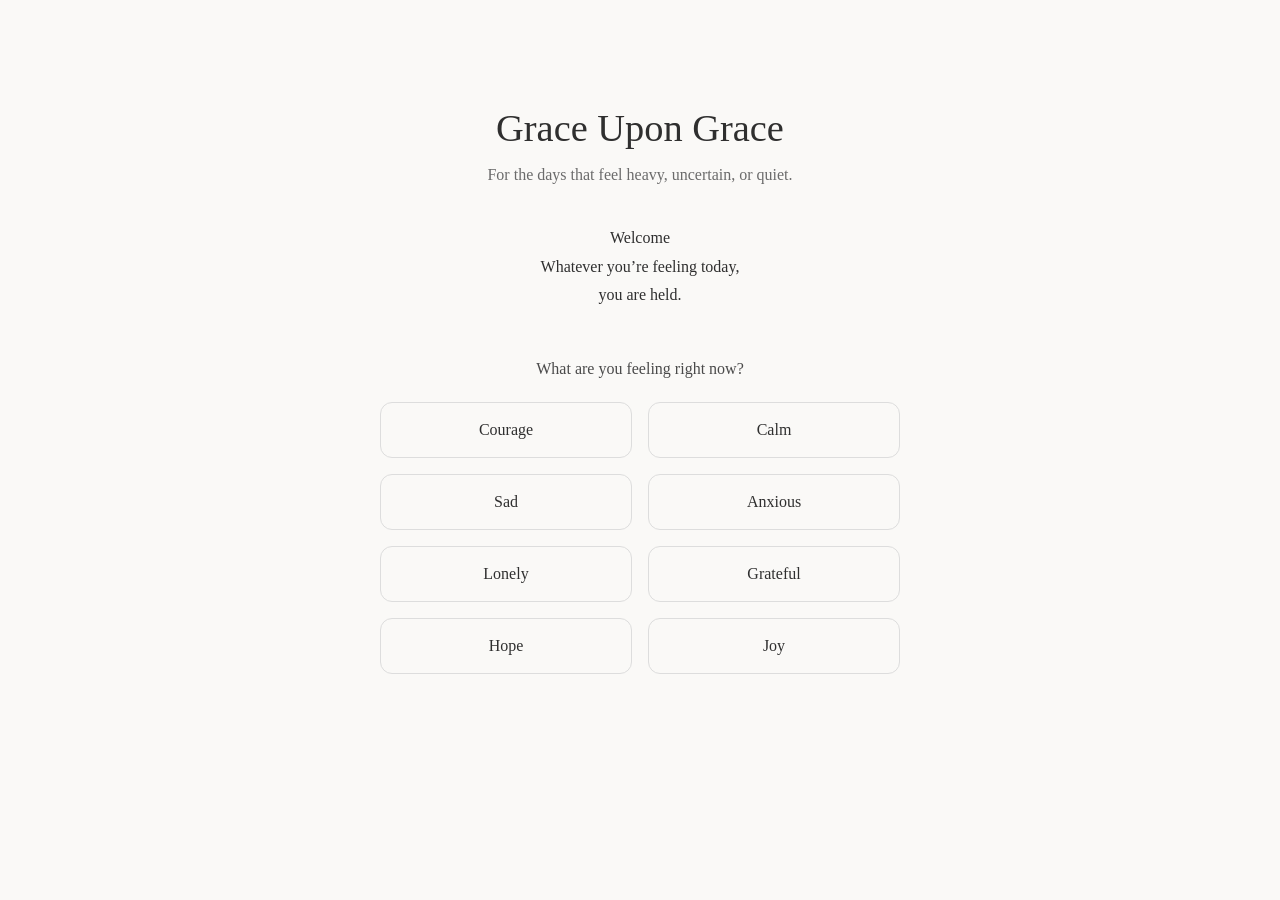
<file: index.html>
<!DOCTYPE html>
<html lang="en">
<head>
  <meta charset="UTF-8">
  <title>Grace Upon Grace</title>
  <link rel="stylesheet" href="style.css">
</head>
<body>

  <main>
    <h1>Grace Upon Grace</h1>

    <p class="subtitle">
      For the days that feel heavy, uncertain, or quiet.
    </p>

    <p class="note">
      Welcome<br>
      Whatever you’re feeling today,<br>
      you are held.
    </p>

    <p class="prompt">What are you feeling right now?</p>

    <div class="grid">
      <a href="courage.html" class="card">Courage</a>
      <a href="calm.html" class="card">Calm</a>
      <a href="sad.html" class="card">Sad</a>
      <a href="anxious.html" class="card">Anxious</a>
      <a href="lonely.html" class="card">Lonely</a>
      <a href="grateful.html" class="card">Grateful</a>
      <a href="hope.html" class="card">Hope</a>
      <a href="joy.html" class="card">Joy</a>
    </div>
  </main>

</body>
</html>
</file>
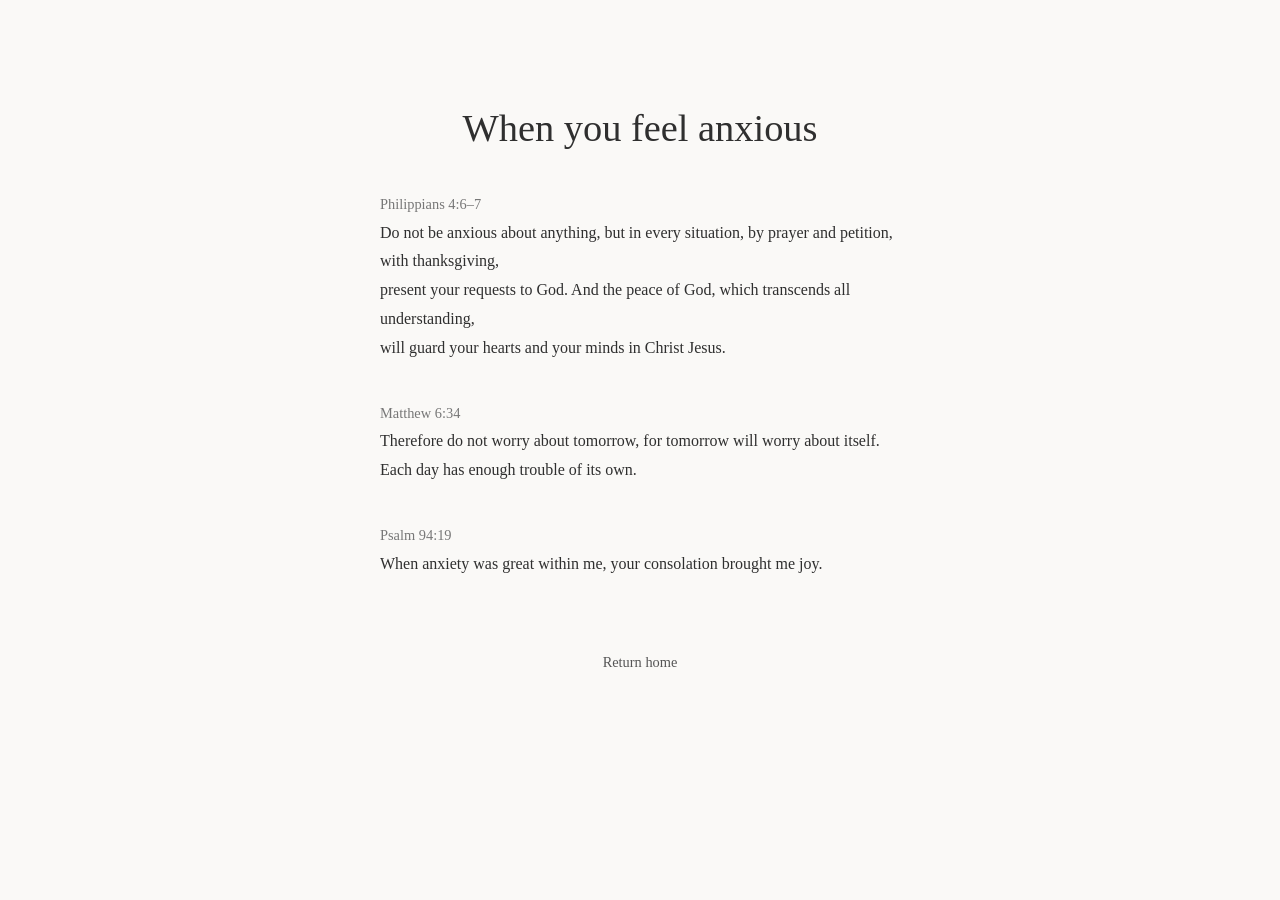
<file: anxious.html>
<!DOCTYPE html>
<html lang="en">
<head>
  <meta charset="UTF-8">
  <title>When You Feel Anxious</title>
  <link rel="stylesheet" href="style.css">
</head>
<body>

  <main>
    <h1>When you feel anxious</h1>

    <div class="verses">
      <p>
       <span class="reference">Philippians 4:6–7</span><br>
        Do not be anxious about anything, but in every situation, by prayer and petition, with thanksgiving,<br>
        present your requests to God. And the peace of God, which transcends all understanding,<br>
        will guard your hearts and your minds in Christ Jesus.
      </p>

      <p>
        <span class="reference">Matthew 6:34</span><br>
        Therefore do not worry about tomorrow, for tomorrow will worry about itself.<br>
        Each day has enough trouble of its own.
      </p>

      <p>
        <span class="reference">Psalm 94:19</span><br>
        When anxiety was great within me, your consolation brought me joy.
      </p>
      
    </div>

    <a href="index.html" class="back">Return home</a>
  </main>

</body>
</html>
</file>
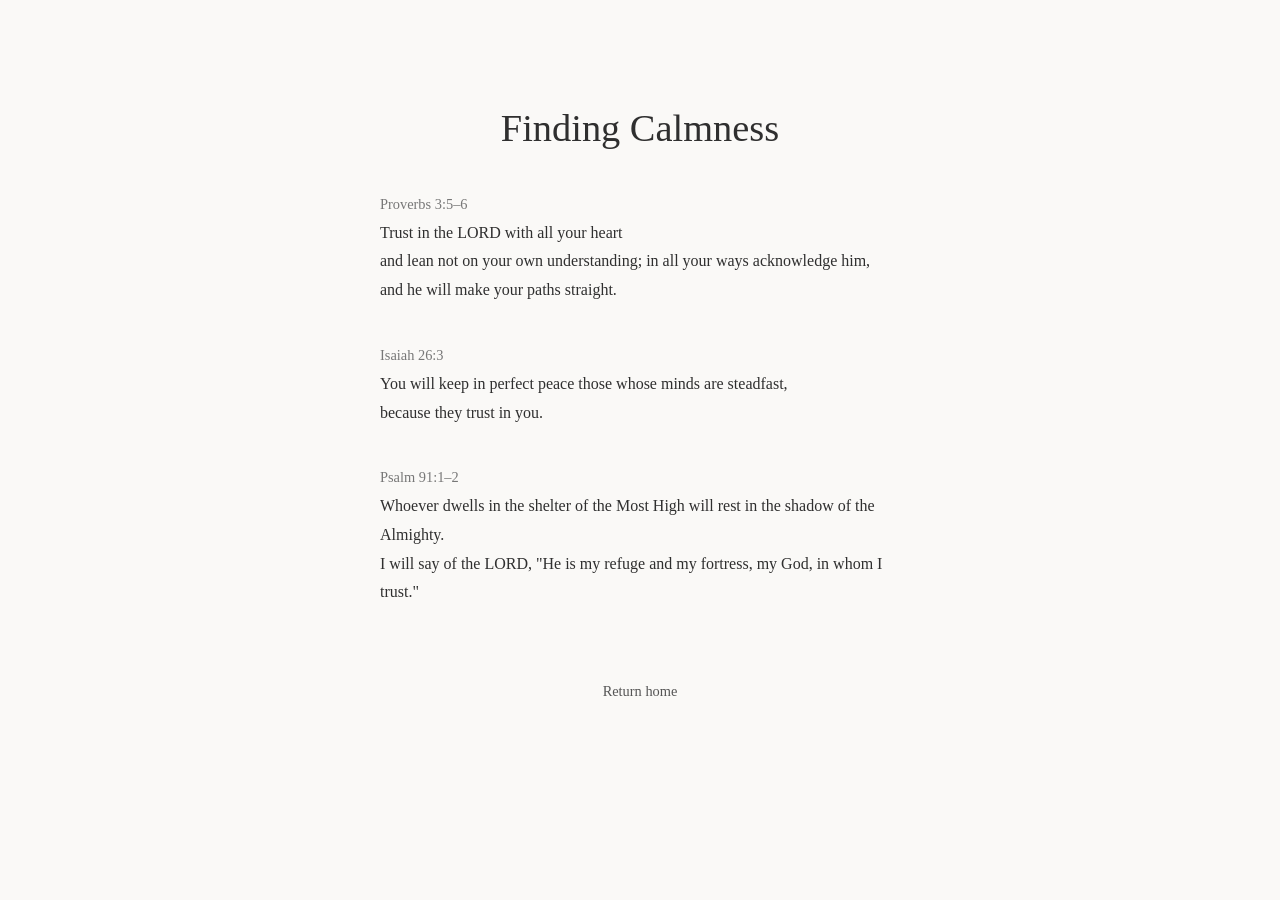
<file: calm.html>
<!DOCTYPE html>
<html lang="en">
<head>
  <meta charset="UTF-8">
  <title>Finding Calmness</title>
  <link rel="stylesheet" href="style.css">
</head>
<body>

  <main>
    <h1>Finding Calmness</h1>

    <div class="verses">
      <p>
        <span class="reference">Proverbs 3:5–6</span><br>
        Trust in the LORD with all your heart<br>
        and lean not on your own understanding; in all your ways acknowledge him,<br>
        and he will make your paths straight.
      </p>

      <p>
        <span class="reference">Isaiah 26:3</span><br>
        You will keep in perfect peace those whose minds are steadfast,<br>
        because they trust in you.
      </p>

      <p>
        <span class="reference">Psalm 91:1–2</span><br>
        Whoever dwells in the shelter of the Most High will rest in the shadow of the Almighty.<br>
        I will say of the LORD, "He is my refuge and my fortress, my God, in whom I trust."
      </p>
    </div>

    <a href="index.html" class="back">Return home</a>
  </main>

</body>
</html>
</file>
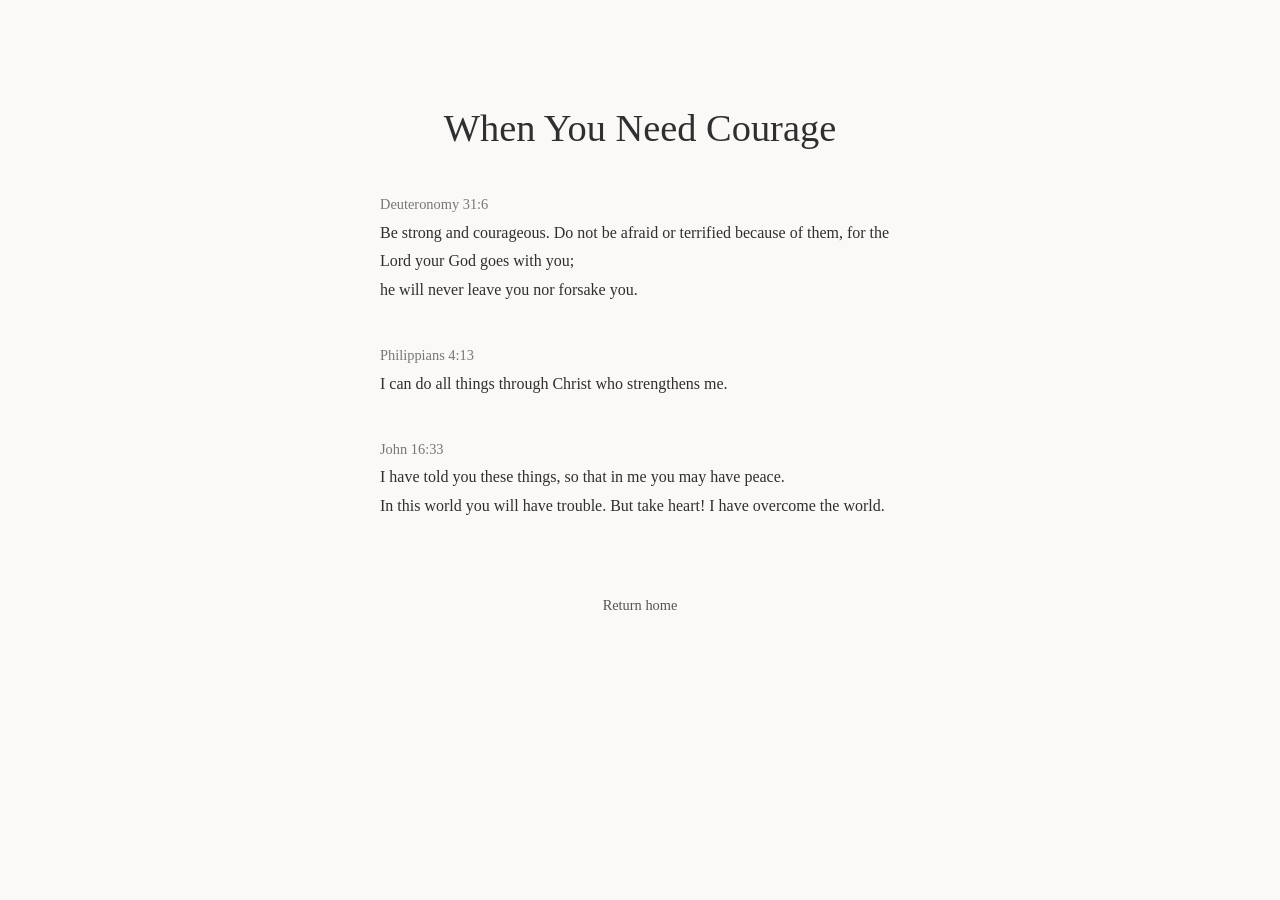
<file: courage.html>
<!DOCTYPE html>
<html lang="en">
<head>
  <meta charset="UTF-8">
  <title>When You Need Courage</title>
  <link rel="stylesheet" href="style.css">
</head>
<body>

  <main>
    <h1>When You Need Courage</h1>

    <div class="verses">
      <p>
        <span class="reference">Deuteronomy 31:6</span><br>
        Be strong and courageous. Do not be afraid or terrified because of them, for the Lord your God goes with you;<br>
        he will never leave you nor forsake you.
      </p>

      <p>
        <span class="reference">Philippians 4:13</span><br>
        I can do all things through Christ who strengthens me.
      </p>

      <p>
        <span class="reference">John 16:33</span><br>
        I have told you these things, so that in me you may have peace.<br>
        In this world you will have trouble. But take heart! I have overcome the world.
      </p>
    </div>

    <a href="index.html" class="back">Return home</a>
  </main>

</body>
</html>
</file>
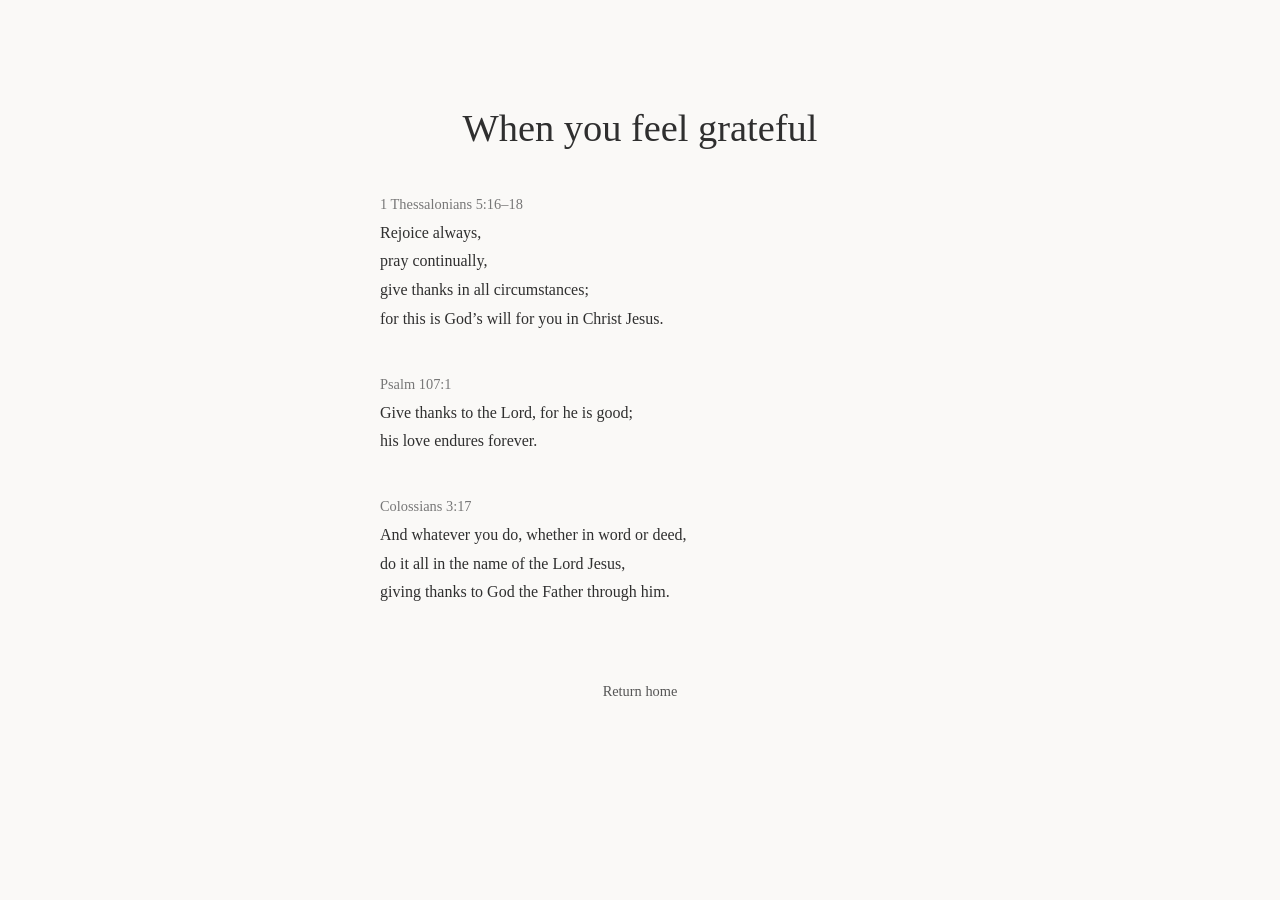
<file: grateful.html>
<!DOCTYPE html>
<html lang="en">
<head>
  <meta charset="UTF-8">
  <title>When You Feel Grateful</title>
  <link rel="stylesheet" href="style.css">
</head>
<body>

  <main>
    <h1>When you feel grateful</h1>

    <div class="verses">
      <p>
        <span class="reference">1 Thessalonians 5:16–18</span><br>
        Rejoice always,<br>
        pray continually,<br>
        give thanks in all circumstances;<br>
        for this is God’s will for you in Christ Jesus.
      </p>

      <p>
        <span class="reference">Psalm 107:1</span><br>
        Give thanks to the Lord, for he is good;<br>
        his love endures forever.
      </p>

      <p>
        <span class="reference">Colossians 3:17</span><br>
        And whatever you do, whether in word or deed,<br>
        do it all in the name of the Lord Jesus,<br>
        giving thanks to God the Father through him.
      </p>
    </div>

    <a href="index.html" class="back">Return home</a>
  </main>

</body>
</html>
</file>
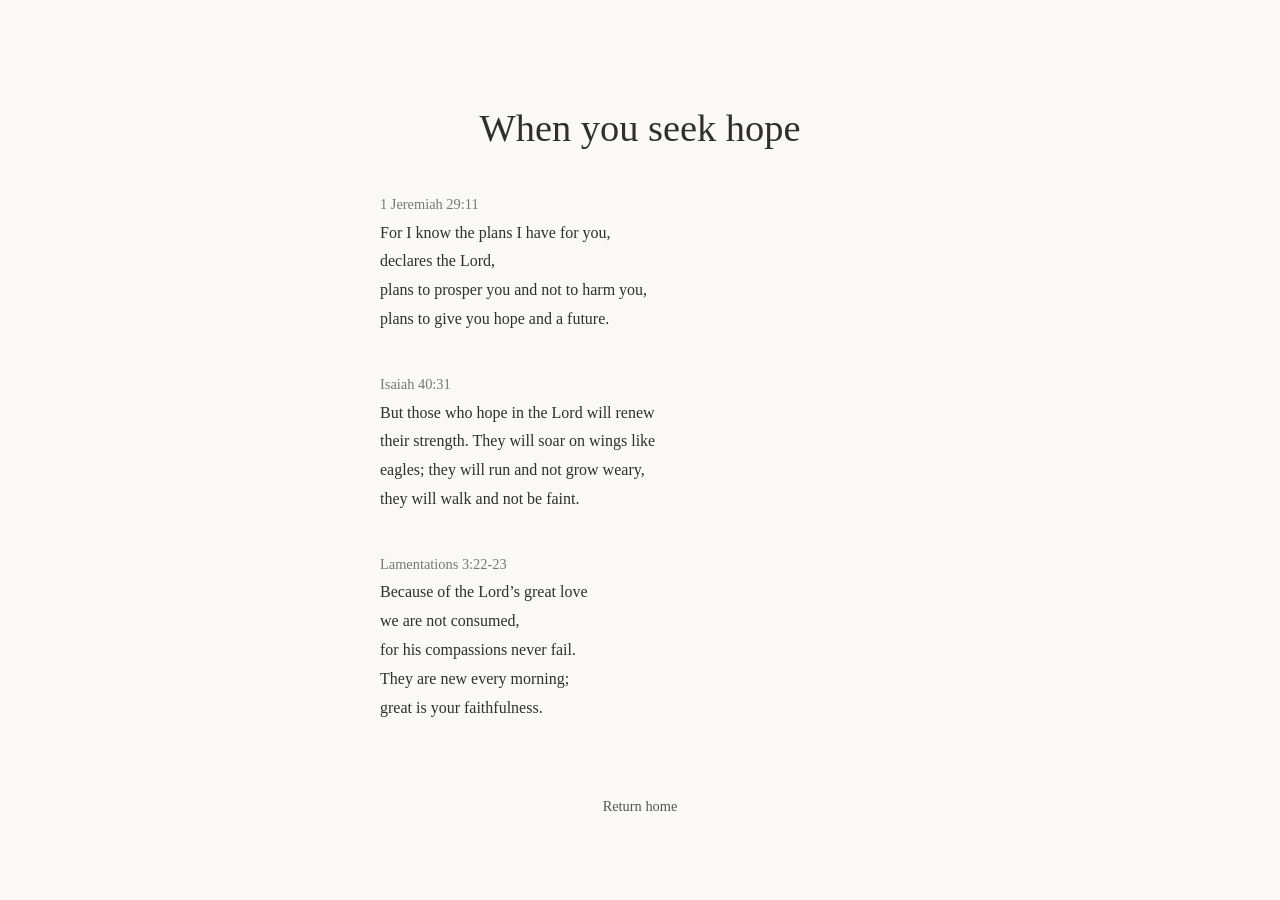
<file: hope.html>
<!DOCTYPE html>
<html lang="en">
<head>
  <meta charset="UTF-8">
  <title>When You Seek Hope</title>
  <link rel="stylesheet" href="style.css">
</head>
<body>

  <main>
    <h1>When you seek hope</h1>

    <div class="verses">
      <p>
        <span class="reference">1 Jeremiah 29:11</span><br>
        For I know the plans I have for you, <br>
        declares the Lord, <br>
        plans to prosper you and not to harm you, <br>
        plans to give you hope and a future.
      </p>

      <p>
        <span class="reference">Isaiah 40:31</span><br>
        But those who hope in the Lord will renew <br>
        their strength. They will soar on wings like <br>
        eagles; they will run and not grow weary, <br>
        they will walk and not be faint.
      </p>

      <p>
        <span class="reference">Lamentations 3:22-23</span><br>
        Because of the Lord’s great love <br>
        we are not consumed, <br>
        for his compassions never fail.<br>
        They are new every morning;<br> 
        great is your faithfulness.
      </p>
    </div>

    <a href="index.html" class="back">Return home</a>
  </main>

</body>
</html>
</file>
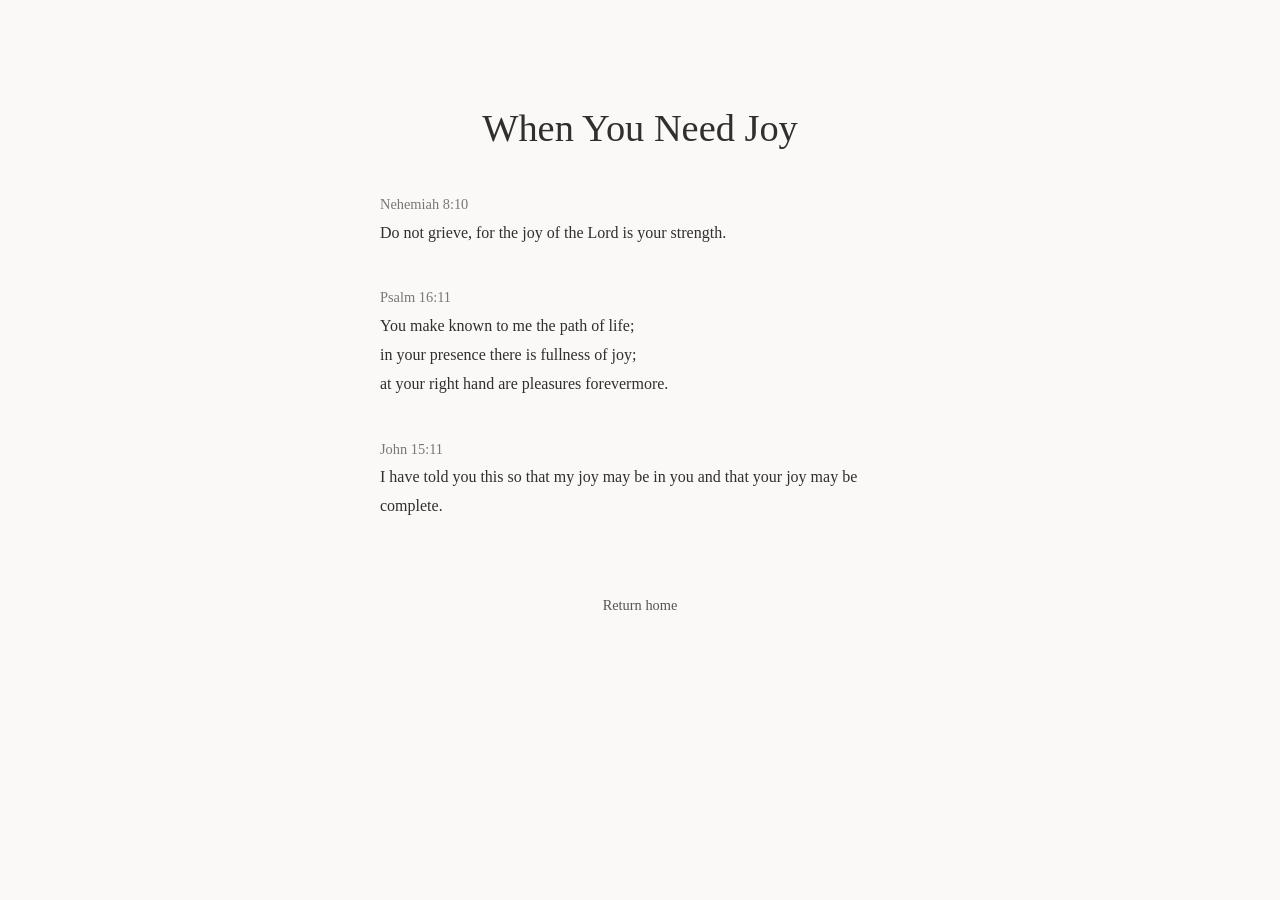
<file: joy.html>
<!DOCTYPE html>
<html lang="en">
<head>
  <meta charset="UTF-8">
  <title>When You Need Joy</title>
  <link rel="stylesheet" href="style.css">
</head>
<body>

  <main>
    <h1>When You Need Joy</h1>

    <div class="verses">
      <p>
        <span class="reference">Nehemiah 8:10</span><br>
        Do not grieve, for the joy of the Lord is your strength.
      </p>

      <p>
        <span class="reference">Psalm 16:11</span><br>
        You make known to me the path of life;<br>
        in your presence there is fullness of joy;<br>
        at your right hand are pleasures forevermore.
      </p>

      <p>
        <span class="reference">John 15:11</span><br>
        I have told you this so that my joy may be in you and that your joy may be complete.
      </p>
    </div>

    <a href="index.html" class="back">Return home</a>
  </main>

</body>
</html>
</file>
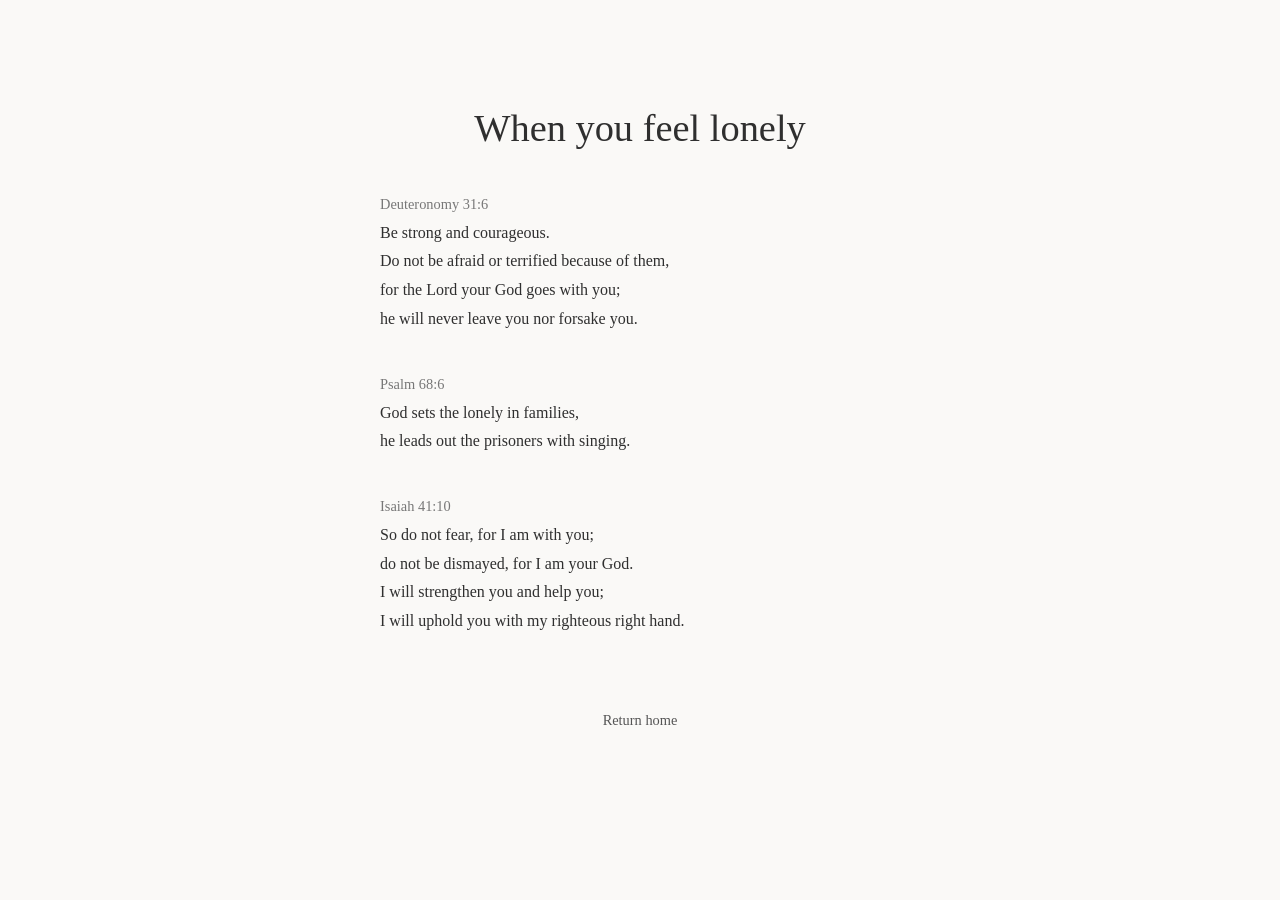
<file: lonely.html>
<!DOCTYPE html>
<html lang="en">
<head>
  <meta charset="UTF-8">
  <title>When You Feel Lonely</title>
  <link rel="stylesheet" href="style.css">
</head>
<body>

  <main>
    <h1>When you feel lonely</h1>

    <div class="verses">
      <p>
        <span class="reference">Deuteronomy 31:6</span><br>
        Be strong and courageous.<br>
        Do not be afraid or terrified because of them,<br>
        for the Lord your God goes with you;<br>
        he will never leave you nor forsake you.
      </p>

      <p>
        <span class="reference">Psalm 68:6</span><br>
        God sets the lonely in families,<br>
        he leads out the prisoners with singing.
      </p>

      <p>
        <span class="reference">Isaiah 41:10</span><br>
        So do not fear, for I am with you;<br>
        do not be dismayed, for I am your God.<br>
        I will strengthen you and help you;<br>
        I will uphold you with my righteous right hand.
      </p>
    </div>

    <a href="index.html" class="back">Return home</a>
  </main>

</body>
</html>
</file>
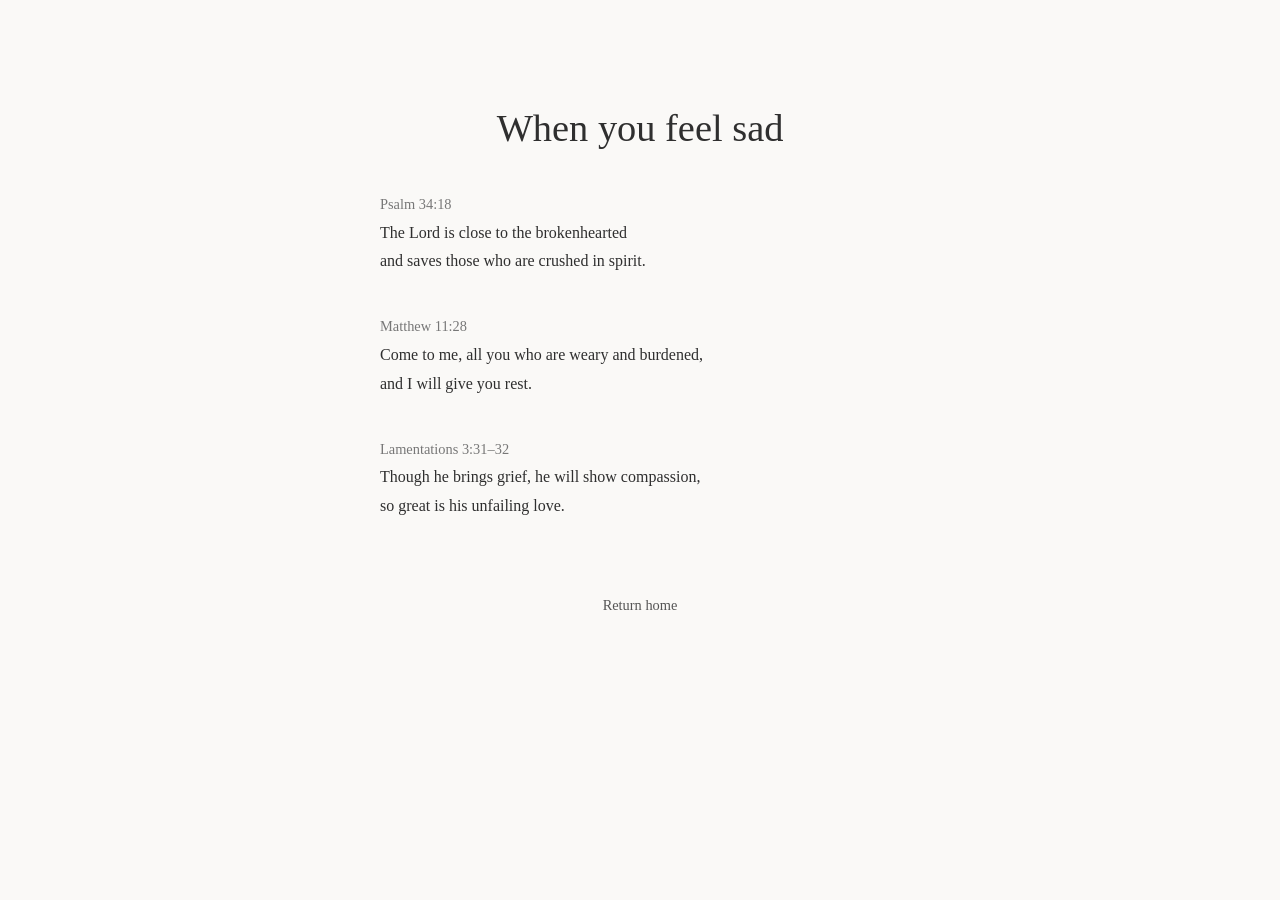
<file: sad.html>
<!DOCTYPE html>
<html lang="en">
<head>
  <meta charset="UTF-8">
  <title>When You Feel Sad</title>
  <link rel="stylesheet" href="style.css">
</head>
<body>

  <main>
    <h1>When you feel sad</h1>

    <div class="verses">
      <p>
        <span class="reference">Psalm 34:18</span><br>
        The Lord is close to the brokenhearted<br>
        and saves those who are crushed in spirit.
      </p>

      <p>
        <span class="reference">Matthew 11:28</span><br>
        Come to me, all you who are weary and burdened,<br>
        and I will give you rest.
      </p>

      <p>
        <span class="reference">Lamentations 3:31–32</span><br>
        Though he brings grief, he will show compassion,<br>
        so great is his unfailing love.
      </p>
    </div>

    <a href="index.html" class="back">Return home</a>
  </main>

</body>
</html>
</file>
<file: style.css>
body {
  margin: 0;
  font-family: Georgia, 'Times New Roman', serif;
  background: #faf9f7;
  color: #2f2f2f;
}

main {
  max-width: 520px;
  margin: 0 auto;
  padding: 80px 24px;
  text-align: center;
}

h1 {
  font-size: 2.4em;
  margin-bottom: 12px;
  font-weight: normal;
}

.subtitle {
  font-size: 1em;
  color: #6b6b6b;
  margin-bottom: 40px;
}

.note {
  font-size: 1em;
  line-height: 1.8;
  margin-bottom: 50px;
}

.prompt {
  font-size: 1em;
  margin-bottom: 24px;
  color: #4a4a4a;
}

.grid {
  display: grid;
  grid-template-columns: repeat(2, 1fr);
  gap: 16px;
}

.card {
  padding: 18px 0;
  border: 1px solid #ddd;
  border-radius: 12px;
  text-decoration: none;
  color: inherit;
  font-size: 1em;
  transition: background 0.2s ease, transform 0.2s ease;
}

.card:hover {
  background: #f1f0ee;
  transform: translateY(-2px);
}

/* Emotion page styles */
.verses {
  text-align: left;
  margin-top: 40px;
}

.verses p {
  margin-bottom: 36px;
  line-height: 1.8;
}

.reference {
  font-size: 0.9em;
  color: #777;
}

.back {
  display: inline-block;
  margin-top: 40px;
  font-size: 0.9em;
  color: #555;
  text-decoration: none;
}

.back:hover {
  text-decoration: underline;
}
</file>
